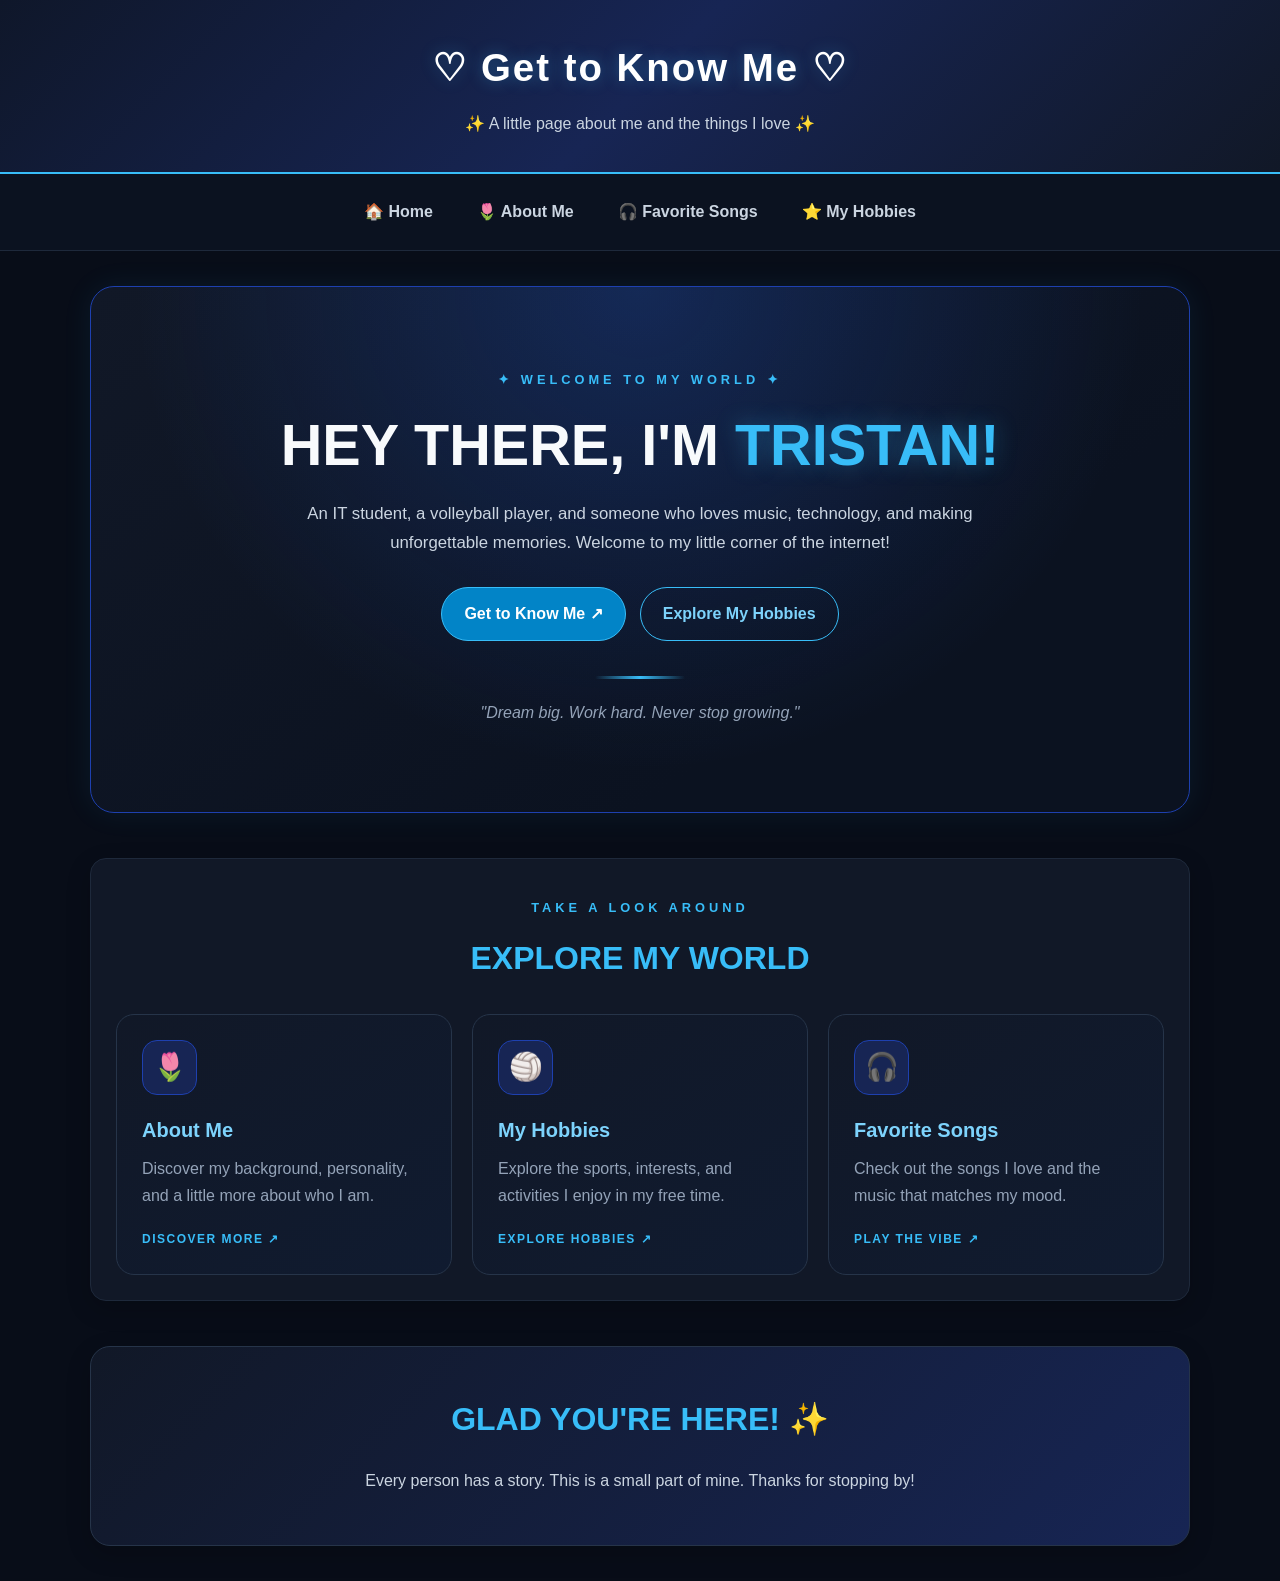
<file: index.html>
<!DOCTYPE html>
<html lang="en">
<head>
    <meta charset="UTF-8">
    <meta name="viewport" content="width=device-width, initial-scale=1.0">
    <title>Get to Know Me ♡</title>
    <link rel="stylesheet" href="styles.css">
</head>
<body>

    <header>
        <h1>♡ Get to Know Me ♡</h1>
        <p>✨ A little page about me and the things I love ✨</p>
    </header>

    <nav>
        <a href="index.html">🏠 Home</a>
        <a href="aboutme.html">🌷 About Me</a>
        <a href="songs.html">🎧 Favorite Songs</a>
        <a href="hobbies.html">⭐ My Hobbies</a>
    </nav>

   
<main class="home-page">

    <section class="home-hero">
        <p class="hero-label">✦ WELCOME TO MY WORLD ✦</p>

        <h2>HEY THERE, I'M <span>TRISTAN!</span></h2>

        <p class="hero-description">
            An IT student, a volleyball player, and someone who loves
            music, technology, and making unforgettable memories.
            Welcome to my little corner of the internet!
        </p>

        <div class="hero-buttons">
            <a href="aboutme.html" class="hero-btn">Get to Know Me ↗</a>
            <a href="hobbies.html" class="hero-btn secondary-btn">Explore My Hobbies</a>
        </div>

        <div class="hero-line"></div>

        <p class="hero-quote">
            "Dream big. Work hard. Never stop growing."
        </p>
    </section>


    <section class="home-discover">
        <p class="home-label">TAKE A LOOK AROUND</p>
        <h2>EXPLORE MY WORLD</h2>

        <div class="home-cards">

            <a href="aboutme.html" class="home-card">
                <span class="home-card-icon">🌷</span>
                <h3>About Me</h3>
                <p>Discover my background, personality, and a little more about who I am.</p>
                <span class="home-card-link">DISCOVER MORE ↗</span>
            </a>

            <a href="hobbies.html" class="home-card">
                <span class="home-card-icon">🏐</span>
                <h3>My Hobbies</h3>
                <p>Explore the sports, interests, and activities I enjoy in my free time.</p>
                <span class="home-card-link">EXPLORE HOBBIES ↗</span>
            </a>

            <a href="songs.html" class="home-card">
                <span class="home-card-icon">🎧</span>
                <h3>Favorite Songs</h3>
                <p>Check out the songs I love and the music that matches my mood.</p>
                <span class="home-card-link">PLAY THE VIBE ↗</span>
            </a>

        </div>
    </section>

    <section class="home-ending">
        <h2>GLAD YOU'RE HERE! ✨</h2>
        <p>
            Every person has a story. This is a small part of mine.
            Thanks for stopping by!
        </p>
    </section>

</main>
</file>
<file: styles.css>
* {
    box-sizing: border-box;
}

html {
    scroll-behavior: smooth;
}

body {
    margin: 0;
    font-family: Arial, Helvetica, sans-serif;
    background: #080d18;
    color: #e2e8f0;
    line-height: 1.7;
}

header {
    background: linear-gradient(135deg, #0f172a, #172554, #111827);
    color: white;
    text-align: center;
    padding: 35px 20px;
    border-bottom: 2px solid #38bdf8;
}

header h1 {
    margin: 0;
    font-size: 2.4rem;
    letter-spacing: 2px;
    text-shadow: 0 0 15px rgba(56, 189, 248, 0.35);
}

header p {
    color: #cbd5e1;
    margin: 10px 0 0;
}

nav {
    background: #0b1220;
    display: flex;
    justify-content: center;
    align-items: center;
    flex-wrap: wrap;
    gap: 12px;
    padding: 15px;
    border-bottom: 1px solid #1e293b;
}

nav a {
    color: #cbd5e1;
    text-decoration: none;
    padding: 9px 16px;
    border-radius: 25px;
    transition: 0.3s ease;
    font-weight: bold;
}

nav a:hover {
    color: #ffffff;
    background: #0284c7;
    box-shadow: 0 0 15px rgba(56, 189, 248, 0.35);
    transform: translateY(-2px);
}

main {
    width: 90%;
    max-width: 1050px;
    margin: 35px auto;
    min-height: 60vh;
}

h2 {
    color: #38bdf8;
    text-align: center;
    font-size: 2rem;
    margin-bottom: 20px;
}

h3 {
    color: #7dd3fc;
}

section,
.card {
    background: #111827;
    border: 1px solid #1e293b;
    border-radius: 16px;
    padding: 25px;
    margin-bottom: 25px;
    box-shadow: 0 8px 25px rgba(0, 0, 0, 0.2);
}

.profile {
    text-align: center;
    background: linear-gradient(145deg, #111827, #172554);
    border: 1px solid #1e40af;
    border-radius: 20px;
    padding: 30px 20px;
    margin-bottom: 30px;
}

.profile img {
    width: 180px;
    height: 180px;
    object-fit: cover;
    object-position: center;
    border-radius: 50%;
    border: 4px solid #38bdf8;
    box-shadow: 0 0 25px rgba(56, 189, 248, 0.25);
    transition: 0.3s ease;
}

.profile img:hover {
    transform: scale(1.05);
    box-shadow: 0 0 35px rgba(56, 189, 248, 0.45);
}

.profile h2 {
    margin-bottom: 5px;
}

.profile p {
    color: #cbd5e1;
}

.about-container {
    display: grid;
    grid-template-columns: repeat(3, 1fr);
    gap: 20px;
}

.about-card {
    background: linear-gradient(145deg, #111827, #172033);
    border: 1px solid #263449;
    border-radius: 16px;
    padding: 22px;
    transition: 0.3s ease;
}

.about-card:hover {
    transform: translateY(-5px);
    border-color: #38bdf8;
    box-shadow: 0 10px 25px rgba(14, 165, 233, 0.12);
}

.about-card h3 {
    margin-top: 0;
    border-bottom: 1px solid #263449;
    padding-bottom: 10px;
}

.about-card p {
    color: #cbd5e1;
    overflow-wrap: anywhere;
}

.about-card a {
    color: #38bdf8;
    text-decoration: underline;
    overflow-wrap: anywhere;
}

.about-card a:hover {
    color: #ffffff;
}

.hobbies-intro {
    max-width: 750px;
    margin: 0 auto 30px;
    text-align: center;
    color: #cbd5e1;
}

.hobbies-container {
    display: grid;
    grid-template-columns: repeat(2, minmax(0, 1fr));
    gap: 25px;
}

.hobby-card {
    overflow: hidden;
    padding: 0;
    background: #111827;
    border: 1px solid #263449;
    border-radius: 18px;
    transition: 0.3s ease;
}

.hobby-card:hover {
    transform: translateY(-6px);
    border-color: #38bdf8;
    box-shadow: 0 12px 30px rgba(14, 165, 233, 0.15);
}

.hobby-card img {
    display: block;
    width: 100%;
    height: 250px;
    object-fit: cover;
    object-position: center;
    padding: 0;
    border: 3px solid #38bdf8;
    border-radius: 12px;
    box-shadow: 0 0 12px rgba(56, 189, 248, 0.35);
    transition: transform 0.4s ease, border-color 0.3s ease, box-shadow 0.3s ease;
}

.hobby-card img[src*="volleyball"] {
    object-position: center 15%;
}

.hobby-card img[src*="friends"] {
    object-position: center 65%;
}

.hobby-card:hover img {
    transform: scale(1.02);
    border-color: #818cf8;
    box-shadow: 0 0 22px rgba(129, 140, 248, 0.5);
}

.hobby-content {
    padding: 22px;
}

.hobby-number {
    color: #38bdf8;
    font-size: 0.8rem;
    font-weight: bold;
    letter-spacing: 2px;
}

.hobby-content h3 {
    margin: 8px 0 12px;
    font-size: 1.3rem;
}

.hobby-content p {
    color: #cbd5e1;
    margin-bottom: 0;
}

.songs-container {
    display: flex;
    flex-wrap: wrap;
    justify-content: center;
    align-items: stretch;
    gap: 25px;
    margin-top: 30px;
}

.song-card {
    flex: 0 1 280px;
    min-width: 0;
    overflow: hidden;
    text-align: center;
    padding: 18px;
    background: linear-gradient(145deg, #111827, #172033);
    border: 1px solid #263449;
    border-radius: 18px;
    transition: 0.3s ease;
}

.song-card:hover {
    transform: translateY(-7px);
    border-color: #38bdf8;
    box-shadow: 0 12px 30px rgba(14, 165, 233, 0.15);
}

.song-card img {
    display: block;
    width: 100%;
    height: 220px;
    object-fit: cover;
    object-position: center;
    border-radius: 12px;
    margin-bottom: 15px;
    transition: transform 0.3s ease;
}

.song-card:hover img {
    transform: scale(1.02);
}

.song-card img.bruno-pic {
    object-position: center 10%;
}

.song-card h3 {
    margin: 10px 0 3px;
    font-size: 1.3rem;
}

.song-card p {
    color: #cbd5e1;
    margin: 5px 0;
}

.song-card .song-description {
    color: #94a3b8;
    font-size: 0.95rem;
    margin-top: 15px;
}

.home-page {
    max-width: 1100px;
}

.home-hero {
    position: relative;
    overflow: hidden;
    text-align: center;
    padding: 70px 30px;
    margin-bottom: 35px;
    border: 1px solid #1e40af;
    border-radius: 24px;
    background:
        radial-gradient(ellipse at top, rgba(37, 99, 235, 0.25), transparent 65%),
        linear-gradient(145deg, #111827, #0b1220 70%);
    box-shadow: 0 0 30px rgba(56, 189, 248, 0.08);
}

.hero-label,
.home-label {
    color: #38bdf8;
    font-size: 0.8rem;
    font-weight: bold;
    letter-spacing: 4px;
}

.home-hero h2 {
    color: #f8fafc;
    font-size: clamp(2rem, 6vw, 3.6rem);
    line-height: 1.2;
    margin: 20px 0;
}

.home-hero h2 span {
    color: #38bdf8;
    text-shadow: 0 0 22px rgba(56, 189, 248, 0.35);
}

.hero-description {
    max-width: 700px;
    margin: 0 auto;
    color: #cbd5e1;
    font-size: 1.05rem;
}

.hero-buttons {
    display: flex;
    justify-content: center;
    flex-wrap: wrap;
    gap: 14px;
    margin-top: 30px;
}

.hero-btn {
    display: inline-block;
    padding: 12px 22px;
    border: 1px solid #38bdf8;
    border-radius: 30px;
    background: #0284c7;
    color: white;
    text-decoration: none;
    font-weight: bold;
    transition: 0.3s ease;
}

.hero-btn:hover {
    background: #38bdf8;
    color: #08111f;
    transform: translateY(-4px);
    box-shadow: 0 0 20px rgba(56, 189, 248, 0.35);
}

.secondary-btn {
    background: transparent;
    color: #7dd3fc;
}

.secondary-btn:hover {
    background: #172554;
    color: white;
}

.hero-line {
    width: 90px;
    height: 3px;
    margin: 35px auto 20px;
    border-radius: 5px;
    background: linear-gradient(90deg, transparent, #38bdf8, transparent);
}

.hero-quote {
    color: #94a3b8;
    font-style: italic;
}

.home-intro {
    text-align: center;
    padding: 30px 25px;
    margin-bottom: 35px;
    background: #111827;
    border: 1px solid #263449;
    border-radius: 20px;
}

.home-intro h2,
.home-discover h2,
.home-ending h2 {
    margin-top: 10px;
}

.home-intro > p:last-child {
    max-width: 750px;
    margin: 0 auto;
    color: #cbd5e1;
}

.home-discover {
    text-align: center;
    margin: 45px 0;
}

.home-cards {
    display: grid;
    grid-template-columns: repeat(3, minmax(0, 1fr));
    gap: 20px;
    margin-top: 28px;
    text-align: left;
}

.home-card {
    display: flex;
    flex-direction: column;
    align-items: flex-start;
    min-width: 0;
    padding: 25px;
    border: 1px solid #263449;
    border-radius: 18px;
    background: linear-gradient(145deg, #111827, #101b30);
    text-decoration: none;
    transition: 0.3s ease;
}

.home-card:hover {
    transform: translateY(-7px);
    border-color: #38bdf8;
    box-shadow: 0 12px 28px rgba(14, 165, 233, 0.14);
}

.home-card-icon {
    display: grid;
    place-items: center;
    width: 55px;
    height: 55px;
    border: 1px solid #1e40af;
    border-radius: 15px;
    background: #172554;
    font-size: 1.7rem;
}

.home-card h3 {
    margin: 18px 0 8px;
    font-size: 1.25rem;
}

.home-card p {
    flex-grow: 1;
    color: #94a3b8;
    margin: 0 0 20px;
}

.home-card-link {
    color: #38bdf8;
    font-size: 0.75rem;
    font-weight: bold;
    letter-spacing: 1.5px;
}

.home-ending {
    text-align: center;
    padding: 35px 20px;
    margin-top: 40px;
    border: 1px solid #263449;
    border-radius: 20px;
    background: linear-gradient(135deg, #111827, #172554);
}

.home-ending p {
    color: #cbd5e1;
}

a {
    transition: color 0.3s ease;
}

footer {
    background: #0b1220;
    color: #94a3b8;
    text-align: center;
    padding: 22px 15px;
    margin-top: 50px;
    border-top: 1px solid #263449;
}

footer p {
    margin: 0;
}

@media (max-width: 800px) {
    main {
        width: 92%;
    }

    .about-container {
        grid-template-columns: repeat(2, minmax(0, 1fr));
    }

    .home-cards {
        grid-template-columns: repeat(2, minmax(0, 1fr));
    }

    header h1 {
        font-size: 2rem;
    }

    nav {
        gap: 8px;
    }

    nav a {
        padding: 8px 12px;
        font-size: 0.9rem;
    }
}

@media (max-width: 550px) {
    header {
        padding: 28px 15px;
    }

    header h1 {
        font-size: 1.7rem;
    }

    main {
        width: 92%;
        margin: 25px auto;
    }

    h2 {
        font-size: 1.6rem;
    }

    nav {
        gap: 6px;
        padding: 12px 8px;
    }

    nav a {
        padding: 7px 10px;
        font-size: 0.82rem;
    }

    section,
    .card {
        padding: 18px;
    }

    .about-container,
    .hobbies-container,
    .home-cards {
        grid-template-columns: 1fr;
    }

    .about-card {
        padding: 20px;
    }

    .hobby-card img {
        height: 230px;
    }

    .hobby-content {
        padding: 18px;
    }

    .song-card {
        flex-basis: 100%;
        max-width: 320px;
    }

    .song-card img {
        height: 230px;
    }

    .profile img {
        width: 150px;
        height: 150px;
    }

    .home-hero {
        padding: 45px 18px;
    }

    .hero-description {
        font-size: 0.95rem;
    }

    .hero-buttons {
        flex-direction: column;
        align-items: stretch;
    }

    .home-card {
        padding: 22px;
    }
}

@media (prefers-reduced-motion: reduce) {
    *,
    *::before,
    *::after {
        scroll-behavior: auto !important;
        transition: none !important;
        animation: none !important;
    }
}
</file>
